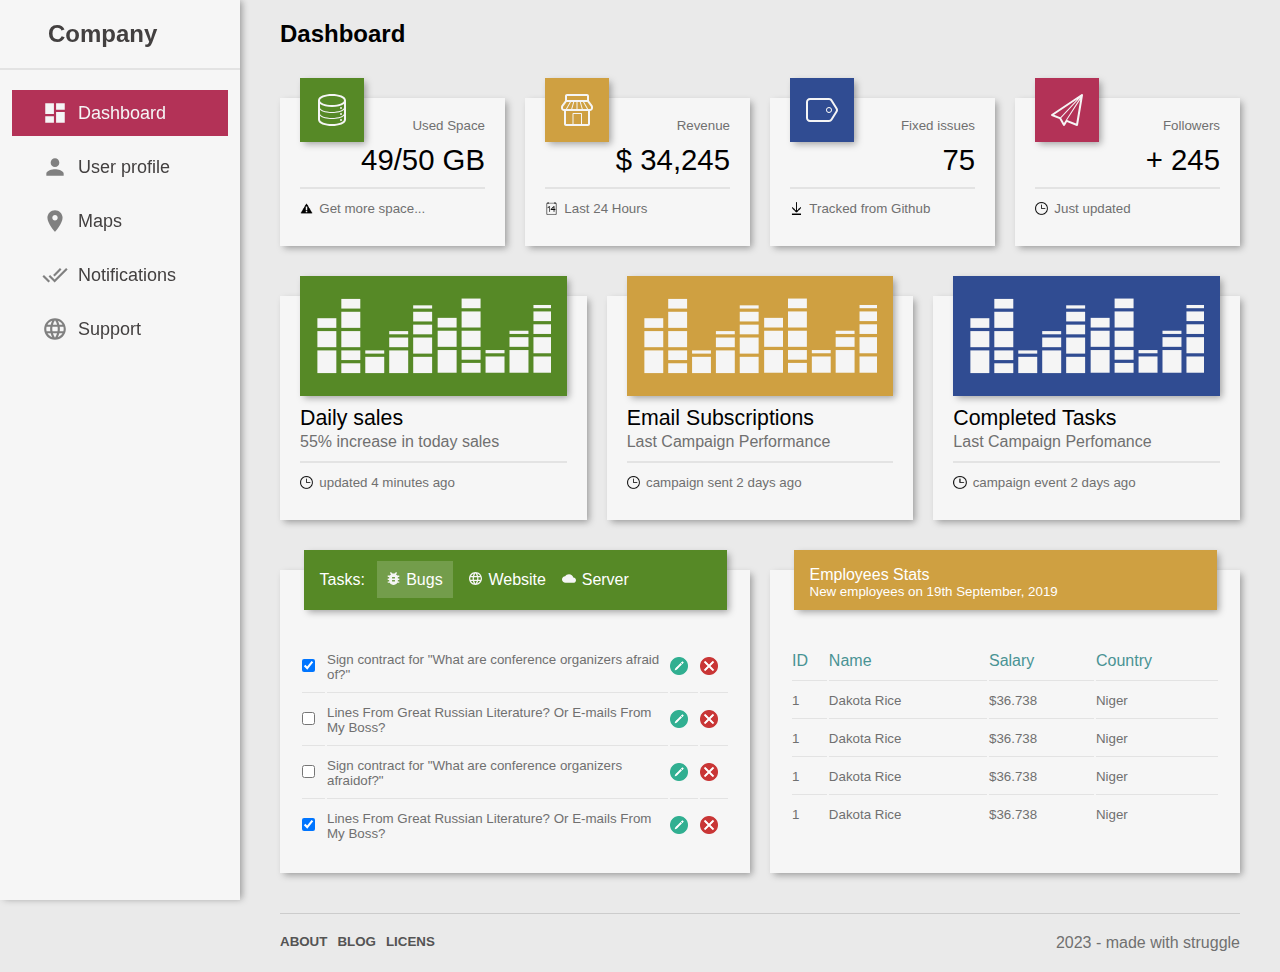
<file: index.html>
<!DOCTYPE html>
<html lang="en">

<head>
	<meta charset="UTF-8">
	<meta http-equiv="X-UA-Compatible" content="IE=edge">
	<meta name="viewport" content="width=device-width, initial-scale=1.0">
	<link rel="stylesheet" href="./css/style.css">
	<title>Dashboard</title>
</head>

<body>
	<!-- SIDE NAVIGATION -->
	<div id="sidenav">
		<h2 class="logo">Company</h2>
		<hr>
		<menu>
			<a class="btn active" href="./index.html"><img src="./icons/dashboard_white.svg">Dashboard</a>
			<a class="btn" href="./html/profile.html"><img src="./icons/account_gray.svg" alt=""> User profile</a>
			<a class="btn" href="#"><img src="./icons/map_gray.svg" alt="">Maps</a>
			<a class="btn" href="#"><img src="./icons/notify_gray.svg" alt="">Notifications</a>
			<a class="btn" href="#"><img src="./icons/support_gray.svg" alt="">Support</a>
		</menu>
	</div>
	<!-- MAIN -->
	<main>
		<h2 class="logo"><img src="./icons/menu.png">Dashboard</h2>
		<!-- STATISTICS -->
		<section class="stats">
			<div class="card">
				<div class="card-body">
					<img src="./icons/data_white.svg">
					<p class="label">Used Space</p>
					<p class="info">49/50 GB</p>
				</div>
				<hr>
				<div class="card-footer">
					<img src="./icons/alert.png">
					<p>Get more space...</p>
				</div>
			</div>
			<div class="card">
				<div class="card-body">
					<img src="./icons/shop_white.svg">
					<p class="label">Revenue</p>
					<p class="info">&dollar; 34,245</p>
				</div>
				<hr>
				<div class="card-footer">
					<img src="./icons/calendar.png">
					<p>Last 24 Hours</p>
				</div>
			</div>
			<div class="card">
				<div class="card-body">
					<img src="./icons/tag_white.svg">
					<p class="label">Fixed issues</p>
					<p class="info">75</p>
				</div>
				<hr>
				<div class="card-footer">
					<img src="./icons/down.png">
					<p>Tracked from Github</p>
				</div>
			</div>
			<div class="card">
				<div class="card-body">
					<img src="./icons/paperplane_white.svg">
					<p class="label">Followers</p>
					<p class="info">+ 245</p>
				</div>
				<hr>
				<div class="card-footer">
					<img src="./icons/time.png">
					<p>Just updated</p>
				</div>
			</div>
		</section>
		<!-- COMPAIGNS -->
		<section class="campaigns">
			<div class="card">
				<div class="card-body">
					<img src="./icons/graphics.svg">
					<p class="label">Daily sales</p>
					<p class="info">55% increase in today sales</p>
				</div>
				<hr>
				<div class="card-footer">
					<img src="./icons/time.png">
					<p>updated 4 minutes ago</p>
				</div>
			</div>
			<div class="card">
				<div class="card-body">
					<img src="./icons/graphics.svg">
					<p class="label">Email Subscriptions</p>
					<p class="info">Last Campaign Performance</p>
				</div>
				<hr>
				<div class="card-footer">
					<img src="./icons/time.png">
					<p>campaign sent 2 days ago</p>
				</div>
			</div>
			<div class="card">
				<div class="card-body">
					<img src="./icons/graphics.svg">
					<p class="label">Completed Tasks</p>
					<p class="info">Last Campaign Perfomance</p>
				</div>
				<hr>
				<div class="card-footer">
					<img src="./icons/time.png">
					<p>campaign event 2 days ago</p>
				</div>
			</div>
		</section>
		<!-- TABLES -->
		<section class="tables">
			<div class="table">
				<div class="table-header tags">
					<p class="label">Tasks:</p>
					<menu>
						<a href="#" class="selected"><img src="./icons/bug.svg">Bugs</a>
						<a href="#"><img src="./icons/web.svg">Website</a>
						<a href="#"><img src="./icons/cloud.svg">Server</a>
					</menu>
				</div>
				<div class="table-body">
					<table>
						<tbody>
							<tr>
								<td><input type="checkbox" checked></td>
								<td>
									<p class="info">Sign contract for "What are conference organizers afraid of?"</p>
								</td>
								<td><img src="./icons/edit.png"></td>
								<td><img src="./icons/remove.png"></td>
							</tr>
							<tr>
								<td><input type="checkbox"></td>
								<td>
									<p class="info">Lines From Great Russian Literature? Or E-mails From My Boss?</p>
								</td>
								<td><img src="./icons/edit.png"></td>
								<td><img src="./icons/remove.png"></td>
							</tr>
							<tr>
								<td><input type="checkbox"></td>
								<td>
									<p class="info">Sign contract for "What are conference organizers afraidof?"</p>
								</td>
								<td><img src="./icons/edit.png"></td>
								<td><img src="./icons/remove.png"></td>
							</tr>
							<tr>
								<td><input type="checkbox" checked></td>
								<td>
									<p class="info">Lines From Great Russian Literature? Or E-mails From My Boss?</p>
								</td>
								<td><img src="./icons/edit.png"></td>
								<td><img src="./icons/remove.png"></td>
							</tr>
						</tbody>
					</table>
				</div>
			</div>
			<div class="table">
				<div class="table-header">
					<p class="label">Employees Stats</p>
					<p class="info">New employees on 19th September, 2019</p>
				</div>
				<div class="table-body">
					<table>
						<thead>
							<tr>
								<th>ID</th>
								<th>Name</th>
								<th>Salary</th>
								<th>Country</th>
							</tr>
						</thead>
						<tbody>
							<tr>
								<td>1</td>
								<td>Dakota Rice</td>
								<td>&dollar;36.738</td>
								<td>Niger</td>
							</tr>
							<tr>
								<td>1</td>
								<td>Dakota Rice</td>
								<td>&dollar;36.738</td>
								<td>Niger</td>
							</tr>
							<tr>
								<td>1</td>
								<td>Dakota Rice</td>
								<td>&dollar;36.738</td>
								<td>Niger</td>
							</tr>
							<tr>
								<td>1</td>
								<td>Dakota Rice</td>
								<td>&dollar;36.738</td>
								<td>Niger</td>
							</tr>
						</tbody>
					</table>
				</div>
			</div>
		</section>
		<footer>
			<hr>
			<menu>
				<a href="#">about</a>
				<a href="#">blog</a>
				<a href="#">licens</a>
				<p>2023 - made with struggle</p>
			</menu>
		</footer>
	</main>
</body>

</html>
</file>
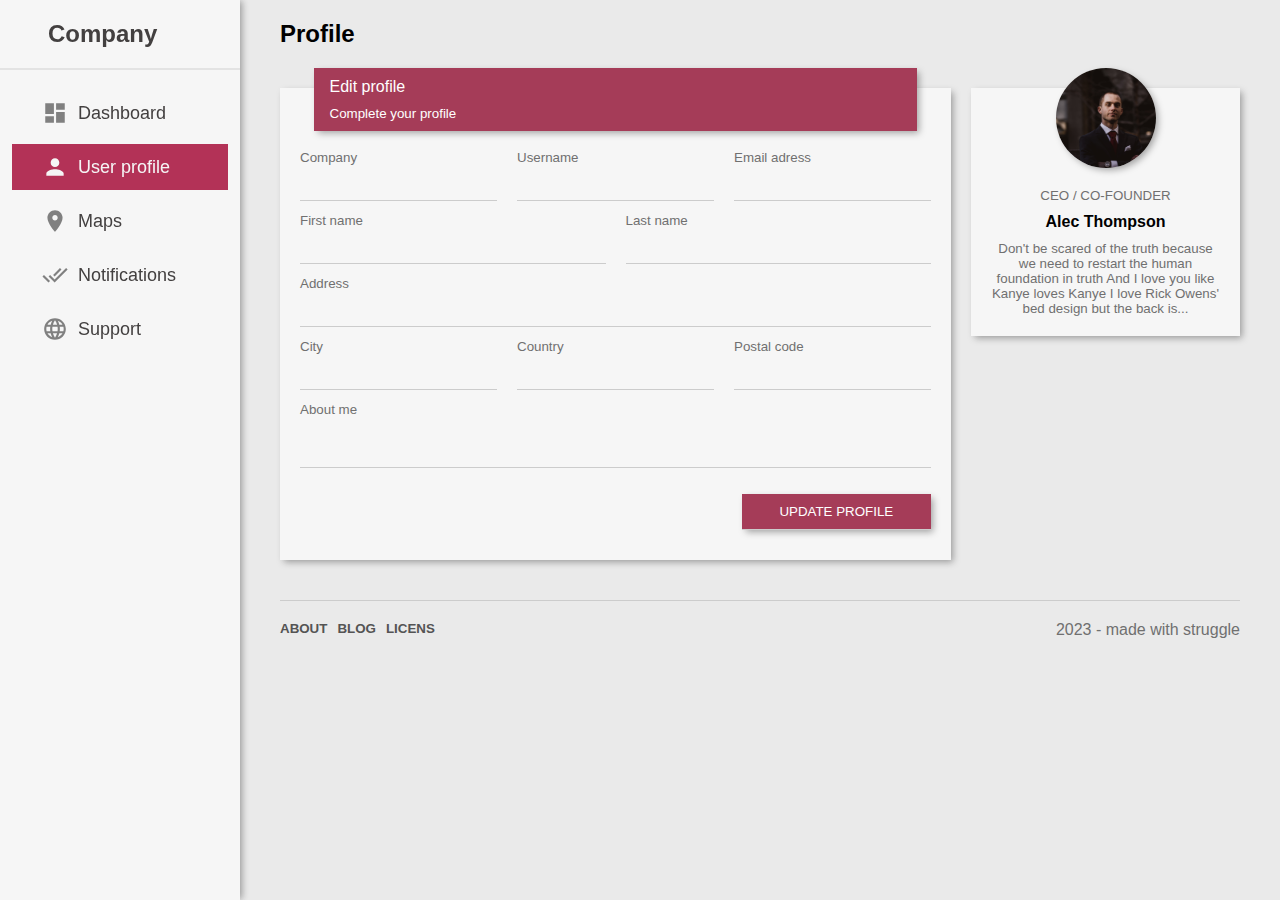
<file: html/profile.html>
<!DOCTYPE html>
<html lang="en">
<head>
    <meta charset="UTF-8">
    <meta http-equiv="X-UA-Compatible" content="IE=edge">
    <meta name="viewport" content="width=device-width, initial-scale=1.0">
    <link rel="stylesheet" href="../css/style.css">
    <title>User profile</title>
</head>
<body>
    <!-- SIDE NAVIGATION -->
	<div id="sidenav">
		<h2 class="logo">Company</h2>
		<hr>
		<menu>
			<a class="btn" href="../index.html"><img src="../icons/dashboard_gray.svg">Dashboard</a>
			<a class="btn active" href="./profile.html"><img src="../icons/account_white.svg" alt=""> User profile</a>
			<a class="btn" href="#"><img src="../icons/map_gray.svg" alt="">Maps</a>
			<a class="btn" href="#"><img src="../icons/notify_gray.svg" alt="">Notifications</a>
			<a class="btn" href="#"><img src="../icons/support_gray.svg" alt="">Support</a>
		</menu>
	</div>
    <main>
        <h2 class="logo"><img src="../icons/menu.png">Profile</h2>
        <!-- USER -->
        <section class="user">
            <!-- EDIT -->
            <div class="edit card">
                <div class="card-header">
                    <p class="label">Edit profile</p>
                    <p class="info">Complete your profile</p>
                </div>
                <div class="card-body">
                    <form>
                        <div class="input-row">
                            <div class="input-container"><label>Company</label><input type="text"></div>
                            <div class="input-container"><label>Username</label><input type="text"></div>
                            <div class="input-container"><label>Email adress</label><input type="email"></div>
                        </div>
                        <div class="input-row">
                            <div class="input-container"><label>First name</label><input type="text"></div>
                            <div class="input-container"><label>Last name</label><input type="text"></div>
                        </div>
                        <div class="input-row">
                            <div class="input-container"><label>Address</label><input type="text"></div>
                        </div>
                        <div class="input-row">
                            <div class="input-container"><label>City</label><input type="text"></div>
                            <div class="input-container"><label>Country</label><input type="text"></div>
                            <div class="input-container"><label>Postal code</label><input type="number"></div>
                        </div>
                        <div class="input-row">
                            <div class="input-container"><label>About me</label><textarea></textarea></div>
                        </div>
                        <div class="input-row">
                            <div class="input-container"><input type="submit" value="UPDATE PROFILE"></div>
                        </div>
                    </form>
                </div>
            </div>
            <!-- PROFILE -->
            <div class="profile card">
                <div class="card-header"><img src="../icons/profile.jpg"></div>
                <div class="card-body">
                    <p class="info">CEO / CO-FOUNDER</p>
                    <p class="label">Alec Thompson</p>
                    <p class="info">Don't be scared of the truth because we need to restart the human foundation in truth And I love you like Kanye loves Kanye I love Rick Owens' bed design but the back is...</p>
                </div>
            </div>
        </section>
        <footer>
			<hr>
			<menu>
				<a href="#">about</a>
				<a href="#">blog</a>
				<a href="#">licens</a>
				<p>2023 - made with struggle</p>
			</menu>
		</footer>
    </main>
</body>
</html>
</file>
<file: css/style.css>
* {
    margin: 0;
    padding: 0;
    box-sizing: border-box;
    font-family: sans-serif;
}

body {
    background-color: #eaeaea;
}

/* SIDE NAVIGATION */

#sidenav {
    width: 240px;
    height: 100vh;
    position: fixed;
    z-index: 1;
    top: 0;
    left: 0;
    background-color: #f6f6f6;
    color: #434040;
    overflow-x: hidden;
    padding-top: 20px;
    -webkit-box-shadow: 3px 0px 7px -1px rgba(0, 0, 0, 0.35);
    box-shadow: 3px 0px 7px -1px rgba(0, 0, 0, 0.35);
}

#sidenav .logo {
    display: flex;
    align-items: center;
    margin-bottom: 20px;
    margin-left: 20%;
}

#sidenav menu {
    display: flex;
    flex-direction: column;
}

#sidenav menu a.btn {
    width: 90%;
    margin: 4px auto;
    padding: 10px;
    display: flex;
    align-items: center;
    transition: 0.3s;
}

#sidenav menu a.btn:first-child {
    margin-top: 20px;
}

#sidenav menu a.active {
    background-color: #b33257;
    color: #f5f5f5;
}

#sidenav menu a.btn:hover {
    background-color: #e3e3e3;
}

#sidenav menu a.active:hover {
    background-color: #8e2845;
}

#sidenav menu img {
    margin-left: 20px;
    height: 26px;
    width: 26px;
    margin-right: 10px;
}

#sidenav .logo .profile {
    background-image: url(../icons/profile.svg);
    margin-bottom: 20px;
    margin-left: 20px;
}

#sidenav hr {
    border: none;
    border-top: 2px solid #e3e3e3;
}

#sidenav .btn {
    text-decoration: none;
    color: #434040;
    width: 80%;
    text-align: left;
    padding: 10px;
    font-size: 18px;
    border: none;
    outline: none;
    background-color: inherit;
    cursor: pointer;
    transition: 0.3s;
}

/* MAIN */

main {
    margin-left: 240px;
    padding: 0 40px;
}

main h2 {
    margin-top: 20px;
    margin-bottom: 20px;
}

main h2 img {
    margin-right: 10px;
    height: 14pt;
    display: none;
}

/* STATISTICS */

section.stats {
    display: grid;
    grid-template-columns: repeat(4, 1fr);
    gap: 20px;
    row-gap: 50px;
    margin-top: 50px;
}

section.stats .card .card-body p.info {
    font-size: 22pt;
    margin-bottom: 10px;
}


/* CARD */

.card {
    background-color: #f6f6f6;
    padding: 20px;
    -webkit-box-shadow: 3px 3px 7px -1px rgba(0, 0, 0, 0.35);
    box-shadow: 3px 3px 7px -1px rgba(0, 0, 0, 0.35);
}

.card hr {
    border: none;
    border-top: 2px solid #e3e3e3;
}

.card .card-body {
    position: relative;
    text-align: right;
}

.card .card-body p.label {
    font-size: 10pt;
    margin-bottom: 10px;
    color: #707070;
}

section.stats .card .card-body p.info {
    font-size: 22pt;
    margin-bottom: 10px;
}

.card .card-body img {
    padding: 16px;
    position: absolute;
    top: -40px;
    left: 0;
    -webkit-box-shadow: 3px 3px 7px -1px rgba(0, 0, 0, 0.35);
    box-shadow: 3px 3px 7px -1px rgba(0, 0, 0, 0.35);
}

.card .card-footer {
    display: flex;
    align-items: center;
    padding-top: 12px;
    font-size: 10pt;
    margin-bottom: 10px;
    color: #707070;
}

.card .card-footer img {
    margin-right: 6px;
    height: 10pt;
    width: 10pt;
}

.card:nth-child(1) .card-body img {
    background: #568926;
}

.card:nth-child(2) .card-body img {
    background: #cfa041;
}

.card:nth-child(3) .card-body img {
    background: #304c92;
}

.card:nth-child(4) .card-body img {
    background: #b33257;
}

/* COMPAINGS */

section.campaigns {
    margin-top: 50px;
}

section.campaigns {
    display: grid;
    grid-template-columns: repeat(3, 1fr);
    gap: 20px;
    row-gap: 50px;
}

section.campaigns .card .card-body {
    padding-top: calc(120px - 40px + 10px);
    text-align: left;
}

section.campaigns .card .card-body img {
    height: 120px;
    width: 100%;
}

section.campaigns .card .card-body p.label {
    font-size: 16pt;
    color: black;
    margin-bottom: 2px;
}

section.campaigns .card .card-body p.info {
    font-size: 12pt;
    color: #707070;
    margin-bottom: 10px;
}

/* TABLES */

section.tables {
    display: grid;
    gap: 20px;
    row-gap: 50px;
    grid-template-columns: repeat(2, 1fr);
    margin-top: 50px;
}

/* TABLE */

.table {
    background-color: #f6f6f6;
    padding: 20px;
    -webkit-box-shadow: 3px 3px 7px -1px rgba(0, 0, 0, 0.35);
    box-shadow: 3px 3px 7px -1px rgba(0, 0, 0, 0.35);
}

.table {
    position: relative;
    border: none;
}

.table hr {
    border: none;
    border-top: 2px solid #e3e3e3;
}

.table .table-header {
    position: absolute;
    padding: 16px;
    top: -20px;
    left: 5%;
    -webkit-box-shadow: 3px 3px 7px -1px rgba(0, 0, 0, 0.35);
    box-shadow: 3px 3px 7px -1px rgba(0, 0, 0, 0.35);
    width: 90%;
    height: 60px;
}

.table:nth-child(1) .table-header {
    background: #568926;
}

.table:nth-child(2) .table-header {
    background-color: #cfa041;
}

.table .table-header.tags {
    display: flex;
    align-items: center;
}

.table .table-header p.info {
    font-size: 10pt;
    color: white;
}

.table .table-header p.label,
.table .table-header menu a {
    font-size: 12pt;
    color: white;
    text-decoration: none;
}

.table .table-header menu a {
    margin-left: 12px;
}

.table .table-header menu a.selected {
    background-color: rgba(255, 255, 255, 0.172);
    padding: 10px;
}

.table .table-header menu a img {
    margin-right: 6px;
    height: 10pt;
    width: 10pt;
}

.table .table-body {
    padding-top: calc(60px - 20px + 10px);
    text-align: left;
}

.table .table-body table {
    font-size: 10pt;
    color: #707070;
    margin-bottom: 0;
    width: 100%;
}

.table .table-body ul {
    list-style: none;
}

.table .table-body table tbody td,
.table .table-body table thead th {
    border-bottom: 1px solid #e3e3e3;
    padding: 10px 0;
}

.table .table-body table thead th {
    font-size: 12pt;
    color: #499394;
    font-weight: normal;
}

.table .table-body table tbody tr:last-child td {
    border-bottom: none;
}

.table .table-body table tbody td img {
    height: 18px;
    width: 18px;
}

.table .table-body table tbody td input,
.table .table-body table tbody td img:last-child {
    margin-right: 10px;
}

/* FOOTER */

footer hr {
    border: none;
    border-top: 1px solid #ccc;
    margin: 40px 0 20px 0;
}

footer menu {
    display: flex;
    align-items: left;
    margin-bottom: 20px;
}

footer menu a {
    text-decoration: none;
    color: #000;
    transition: border-color 0.3s ease;
    margin-right: 10px;
    text-transform: uppercase;
    font-weight: bold;
    font-size: 10pt;
    color: #545454;
}

footer menu a:hover {
    text-decoration: underline;
}

footer menu p {
    margin-left: auto;
    color: #707070;
}

/* USER */

section.user {
    display: grid;
    grid-template-columns: repeat(2, 1fr);
    column-gap: 20px;
    row-gap: 50px;
}

/* |- EDIT */
section.user {
    margin-top: 40px;
}

section.user .edit {
    position: relative;
}

section.user .edit .card-header {
    position: absolute;
    padding: 10px 16px;
    top: -20px;
    left: 5%;
    -webkit-box-shadow: 3px 3px 7px -1px rgba(0, 0, 0, 0.35);
    box-shadow: 3px 3px 7px -1px rgba(0, 0, 0, 0.35);
    width: 90%;
    max-height: 70px;
    background: #a53c58;
}

section.user .edit .card-header p.label {
    font-size: 12pt;
    color: white;
    text-decoration: none;
}

section.user .edit .card-header p.info {
    font-size: 10pt;
    color: white;
    margin-top: 10px;
}

section.user .edit .card-body {
    padding-top: calc(60px - 20px);
    text-align: left;
}

section.user .edit .card-body form {
    display: flex;
    flex-direction: column;
}

section.user .edit .card-body form .input-row {
    display: flex;
    flex-direction: row;
    justify-content: space-between;
}

section.user .edit .card-body form .input-container {
    display: flex;
    flex-direction: column;
    width: 100%;
    margin-right: 20px;
}

section.user .edit .card-body form .input-container:last-child {
    margin-right: 0;
}

section.user .edit .card-body form .input-row:last-child .input-container {
    width: 30%;
    margin: 16px 0 0 auto;
}

section.user .edit .card-body form .input-row:last-child .input-container input {
    -webkit-box-shadow: 3px 3px 7px -1px rgba(0, 0, 0, 0.35);
    box-shadow: 3px 3px 7px -1px rgba(0, 0, 0, 0.35);
    background: #a53c58;
    color: white;
}

section.user .edit .card-body form .input-container label {
    font-size: 10pt;
    color: #707070;
    margin-top: 2px;
}

section.user .edit .card-body form .input-container input {
    border: none;
    border-bottom: 1px solid #ccc;
    padding: 10px;
    font-size: 10pt;
    background: transparent;
    margin-bottom: 10px;
}

section.user .edit .card-body form .input-container textarea {
    border: none;
    border-bottom: 1px solid #ccc;
    padding: 10px;
    font-size: 10pt;
    background: transparent;
    margin-bottom: 10px;
    resize: none;
    outline: none;
}

section.user .edit .card-body form .input-container input:focus {
    outline: none;
}

/* |- PROFILE */

section.user .profile {
    position: relative;
    align-self: start;
}

section.user .profile .card-header {
    position: absolute;
    top: -20px;
    left: calc(50% - 100px/2);
    height: 100px;
    width: 100px;
    overflow: hidden;
    border-radius: 50%;
    -webkit-box-shadow: 3px 3px 7px -1px rgba(0, 0, 0, 0.35);
    box-shadow: 3px 3px 7px -1px rgba(0, 0, 0, 0.35);
}

section.user .profile .card-header img {
    width: 100px;
}

section.user .profile .card-body {
    margin-top: calc(100px - 20px);
    text-align: center;
}

section.user .profile .card-body p.label {
    font-size: 12pt;
    text-decoration: none;
    font-weight: bold;
    color: black;
    margin-top: 10px;
}

section.user .profile .card-body p.info {
    font-size: 10pt;
    margin-top: 10px;
    color: #707070;
}


/* 1000 */
@media screen and (max-width: 1000px) {
    section.stats {
        grid-template-columns: repeat(2, 1fr);
    }

    section.tables {
        grid-template-columns: repeat(1, 1fr);
    }

    section.user {
        grid-template-columns: repeat(1, 1fr);
    }

    section.user > .profile {
        order: -1;
    }
}

/* 800px */
@media screen and (max-width: 800px) {
    div#sidenav {
        display: none;
    }

    main h2 img {
        display: inline;
    }

    main {
        margin-left: 0px;
    }
}

/* 650px */
@media screen and (max-width: 650px) {
    section.campaigns {
        grid-template-columns: repeat(1, 1fr);
    }
}

/* 500px */
@media screen and (max-width: 500px) {
    section.stats {
        grid-template-columns: repeat(1, 1fr);
    }
}
</file>
